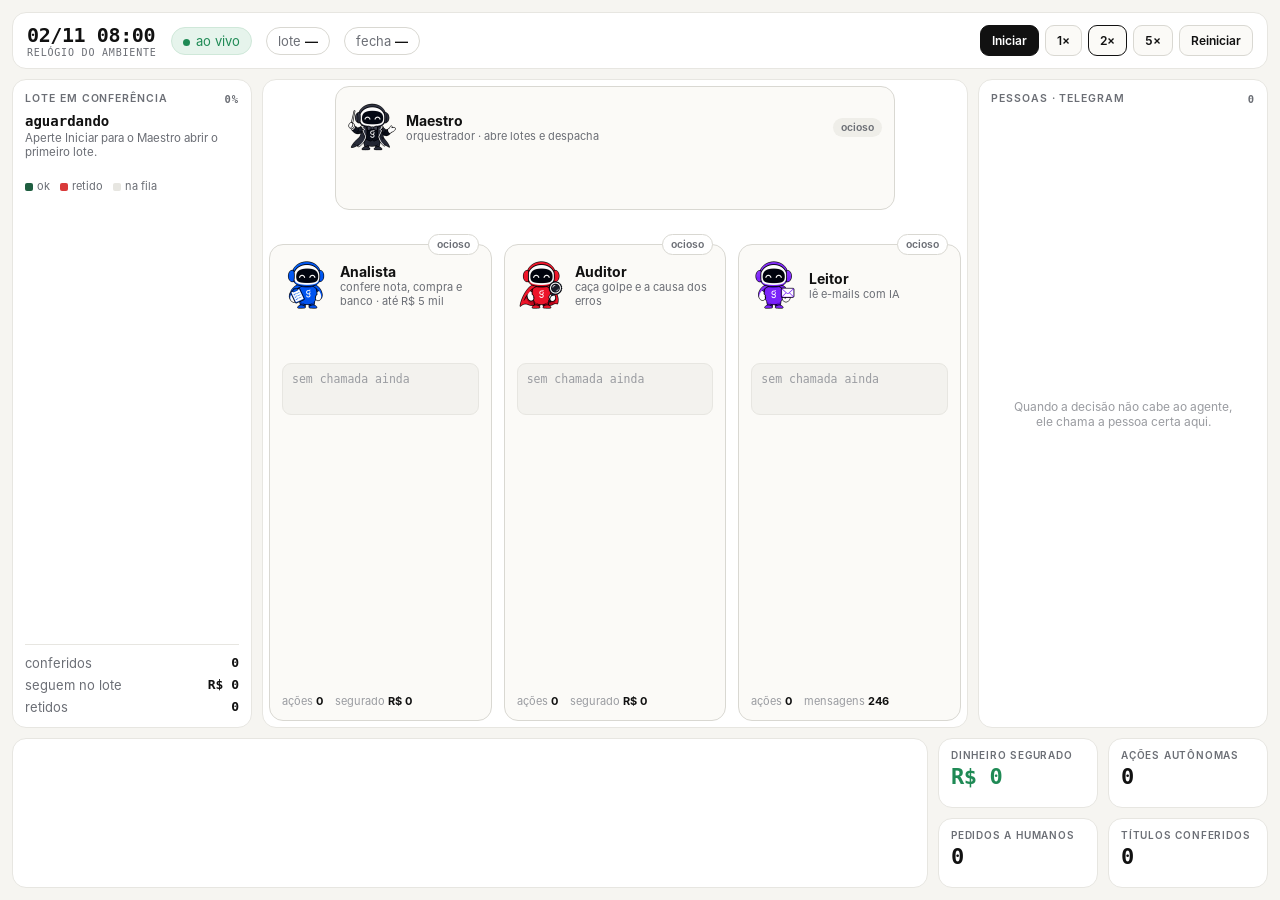
<file: guardiao/sala.html>
<!doctype html>
<html lang="pt-br">
<head>
<meta charset="utf-8">

<style>
@font-face{font-family:Inter;src:url(/assets/fonts/Inter-Regular.otf);font-weight:400}
@font-face{font-family:Inter;src:url(/assets/fonts/Inter-Medium.otf);font-weight:500}
@font-face{font-family:Inter;src:url(/assets/fonts/Inter-SemiBold.otf);font-weight:600}
@font-face{font-family:Inter;src:url(/assets/fonts/Inter-Bold.otf);font-weight:700}
:root{
  --bg:#f6f5f1; --panel:#ffffff; --panel2:#fbfaf7; --line:#e7e6e1; --line2:#d9d8d2;
  --txt:#111111; --mut:#6b6e75; --dim:#9a9ca1;
  --lime:#111111; --red:#d93a3a; --amber:#b07a00; --blue:#3060d0; --violet:#7a5ad6; --green:#1f8a55;
  --sent:#111111;
}
*{box-sizing:border-box;margin:0;padding:0}
html,body{width:100%;background:var(--bg);color:var(--txt);font-family:Inter,system-ui,sans-serif;font-size:13px;overflow:hidden}
.mono{font-family:"JetBrains Mono",ui-monospace,monospace}
.app{height:100vh;width:100%;overflow:hidden;display:grid;grid-template-rows:auto 1fr auto;gap:10px;padding:12px}

/* top bar */
.top{display:flex;align-items:center;gap:14px;background:var(--panel);border:1px solid var(--line);border-radius:14px;padding:10px 14px}
.clock{font-size:20px;font-weight:700;letter-spacing:-.02em;white-space:nowrap}
.clock small{display:block;font-size:10px;color:var(--mut);font-weight:500;letter-spacing:.08em;text-transform:uppercase}
.chip{border:1px solid var(--line2);border-radius:999px;padding:5px 11px;color:var(--mut);white-space:nowrap}
.chip b{color:var(--txt);font-weight:600}
.chip.live{border-color:#cfe8d9;color:var(--green);background:#e6f4ec}
.dot{display:inline-block;width:7px;height:7px;border-radius:50%;background:var(--green);margin-right:6px;box-shadow:0 0 0 0 #d4e00080;animation:pulse 1.6s infinite}
@keyframes pulse{0%{box-shadow:0 0 0 0 #d4e00066}70%{box-shadow:0 0 0 8px #d4e00000}100%{box-shadow:0 0 0 0 #d4e00000}}
.lotes{display:flex;gap:3px;margin-left:auto;flex:1;min-width:80px;justify-content:flex-end}
.lotes i{flex:1;max-width:16px;min-width:5px;height:6px;border-radius:3px;background:var(--line2);transition:.3s}
.lotes i.on{background:var(--lime)} .lotes i.cur{background:var(--txt)}
.ctl{display:flex;gap:6px}
.btn{background:var(--panel2);border:1px solid var(--line2);color:var(--txt);border-radius:9px;padding:7px 11px;font:600 12px Inter;cursor:pointer}
.btn:hover{border-color:var(--mut)} .btn.pri{background:#111;color:#fff;border-color:#111}
.btn.sel{border-color:var(--lime);color:var(--lime)}

/* main */
.main{display:grid;grid-template-columns:240px minmax(0,1fr) 290px;gap:10px;min-height:0}
.card{background:var(--panel);border:1px solid var(--line);border-radius:14px;padding:12px;min-height:0;display:flex;flex-direction:column}
.h{font-size:10.5px;letter-spacing:.09em;text-transform:uppercase;color:var(--mut);font-weight:600;display:flex;justify-content:space-between;align-items:center;margin-bottom:8px}

/* lote map */
.lote-nome{font-weight:700;font-size:14px}
.lote-meta{color:var(--mut);font-size:11.5px;margin:2px 0 10px}
.grid{display:grid;grid-template-columns:repeat(16,1fr);gap:3px;align-content:start}
.grid span{aspect-ratio:1;border-radius:2px;background:var(--line);transition:background .25s,transform .25s}
.grid span.ok{background:#bfe0cc} .grid span.bad{background:var(--red);transform:scale(1.25)}
.grid span.scan{background:var(--lime)}
.leg{display:flex;gap:10px;color:var(--mut);font-size:11px;margin-top:10px}
.leg i{display:inline-block;width:8px;height:8px;border-radius:2px;margin-right:4px;vertical-align:-1px}
.stat{margin-top:auto;border-top:1px solid var(--line);padding-top:10px;display:grid;gap:6px}
.stat div{display:flex;justify-content:space-between;color:var(--mut);white-space:nowrap;gap:8px} .stat b{color:var(--txt)}

/* agents */
.room{position:relative;display:grid;grid-template-rows:auto 1fr;gap:34px;padding:6px}
svg.wires{position:absolute;inset:0;width:100%;height:100%;pointer-events:none;z-index:0}
.wire{stroke:var(--line2);stroke-width:1.5;fill:none}
.wire.go{stroke:#111;stroke-width:2;stroke-dasharray:6 6;animation:dash .6s linear infinite}
@keyframes dash{to{stroke-dashoffset:-12}}
.agents{display:grid;grid-template-columns:repeat(3,1fr);gap:12px;z-index:1}
.agent{position:relative;z-index:1;padding-top:16px!important;background:var(--panel2);border:1px solid var(--line2);border-radius:14px;padding:12px;display:flex;flex-direction:column;gap:8px;min-height:212px;transition:border-color .25s,box-shadow .25s}
.agent.sent{width:min(560px,100%);margin:0 auto;min-height:0}
.agent.on{border-color:var(--c);box-shadow:0 0 0 1px var(--c),0 12px 30px -18px rgba(17,17,17,.35)}
.ahead{display:flex;align-items:center;gap:10px}
.av{width:48px;height:48px;object-fit:contain;flex:none;transition:transform .35s cubic-bezier(.16,1,.3,1)}
.agent.on .av{transform:translateY(-2px) scale(1.08)}
.an{font-weight:700;font-size:14px} .ar{color:var(--mut);font-size:11px}
.agent:not(.sent) .st{position:absolute;top:-11px;right:12px;border:1px solid var(--line2);background:#fff}
.agent.on:not(.sent) .st{border-color:var(--c)}
.ahead>div{min-width:0}
.st{margin-left:auto;font-size:10.5px;font-weight:600;border-radius:999px;padding:3px 8px;background:#efeee9;color:var(--mut)}
.agent.on .st{background:var(--c);color:#fff}
.think{color:#2b2d31;line-height:1.45;min-height:38px;font-size:12.5px}
.think .cur{display:inline-block;width:6px;height:13px;background:var(--c);vertical-align:-2px;margin-left:2px;animation:blink 1s steps(1) infinite}
@keyframes blink{50%{opacity:0}}
.call{font-size:11.5px;background:#f3f2ee;border:1px solid var(--line);border-radius:9px;padding:8px 9px;color:var(--mut);min-height:52px;word-break:break-word}
.call .fn{color:var(--c);font-weight:600} .call .arg{color:var(--txt)}
.call .tag{float:right;font-family:Inter;font-size:10px;font-weight:700;padding:2px 6px;border-radius:5px}
.dec{margin-top:8px;font-size:12px;font-weight:600;padding:6px 10px;border-radius:8px}.dec.ok{background:#e6f4ec;color:#1f8a55}.dec.no{background:#fbe9e9;color:#d93a3a}.dec.wait{background:#faf2dc;color:#a8740a}
.tag.auto{background:#e6f4ec;color:var(--green)} .tag.aprovacao{background:#faf2dc;color:var(--amber)} .tag.humano{background:#faf2dc;color:var(--amber)}
.ameta{display:flex;gap:12px;color:var(--dim);font-size:11px;margin-top:auto}
.ameta b{color:var(--txt)}
.case{border-left:3px solid var(--red);background:#fbeceb;border-radius:8px;padding:8px 10px;font-size:12px;display:none}
.case.show{display:block;animation:in .35s}
.case .ct{font-weight:700;color:#a12b2b} .case .cv{color:var(--mut);margin-top:2px}
@keyframes in{from{opacity:0;transform:translateY(4px)}to{opacity:1;transform:none}}

/* human channel */
.phone{flex:1;overflow:hidden;display:flex;flex-direction:column;gap:8px;justify-content:flex-end}
.bub{overflow-wrap:anywhere;background:var(--panel2);border:1px solid var(--line2);border-radius:12px 12px 12px 4px;padding:9px 10px;font-size:12px;animation:in .35s}
.bub .who{font-size:10.5px;color:var(--amber);font-weight:700;margin-bottom:3px}
.bub .what{color:var(--txt);font-weight:600;margin-bottom:3px}
.bub .why{color:var(--mut);font-size:11.5px}
.bub .bt{display:flex;gap:6px;margin-top:7px}
.bub .bt span{flex:1;text-align:center;border:1px solid var(--line2);border-radius:7px;padding:4px;font-weight:600;font-size:11px}
.bub .bt span:first-child{color:var(--green)} .bub .bt span:last-child{color:var(--red)}
.empty{color:var(--dim);text-align:center;margin:auto 0;font-size:12px}

/* bottom */
.bottom{display:grid;grid-template-columns:minmax(0,1fr) auto;gap:10px}
.term{background:#ffffff;border:1px solid var(--line);border-radius:14px;padding:10px 12px;height:150px;overflow:hidden;font-size:11.5px;line-height:1.6;display:flex;flex-direction:column;justify-content:flex-end}
.term div{white-space:nowrap;overflow:hidden;text-overflow:ellipsis;color:var(--mut);animation:in .25s}
.term .ts{color:var(--dim)} .term .who{font-weight:600} .term .f{color:var(--txt)}
.kpis{display:grid;grid-template-columns:repeat(2,160px);gap:10px}
.kpi{background:var(--panel);border:1px solid var(--line);border-radius:14px;padding:10px 12px}
.kpi .l{font-size:10px;color:var(--mut);letter-spacing:.08em;text-transform:uppercase;font-weight:600}
.kpi .v{font-size:22px;font-weight:800;letter-spacing:-.02em;margin-top:3px;font-variant-numeric:tabular-nums}
.kpi.big .v{color:var(--green)}
.done{position:absolute;inset:0;display:none;place-items:center;background:rgba(246,245,241,.94);z-index:5;border-radius:14px}
.done.show{display:grid;animation:in .4s}
.done .box{text-align:center} .done h2{font-size:30px;letter-spacing:-.03em} .done p{color:var(--mut);margin-top:6px}
.done .vs{display:flex;gap:28px;justify-content:center;margin-top:18px}
.done .vs div b{display:block;font-size:26px} .done .vs .r b{color:var(--red)} .done .vs .g b{color:var(--green)}
</style>
</head>
<body>
<div class="app">
  <div class="top">
    <div class="clock mono" id="clock">02/11 08:00<small>relógio do ambiente</small></div>
    <span class="chip live"><span class="dot"></span>ao vivo</span>
    <span class="chip">lote <b id="tLote">—</b></span>
    <span class="chip">fecha <b id="tFecha">—</b></span>
    <div class="lotes" id="lotes"></div>
    <div class="ctl">
      <button class="btn pri" id="play">Iniciar</button>
      <button class="btn" data-s="1">1×</button><button class="btn sel" data-s="2">2×</button><button class="btn" data-s="5">5×</button>
      <button class="btn" id="reset">Reiniciar</button>
    </div>
  </div>

  <div class="main">
    <div class="card">
      <div class="h">Lote em conferência <span id="pct" class="mono">0%</span></div>
      <div class="lote-nome mono" id="lNome">aguardando</div>
      <div class="lote-meta" id="lMeta">Aperte Iniciar para o Maestro abrir o primeiro lote.</div>
      <div class="grid" id="grid"></div>
      <div class="leg"><span><i style="background:#1f5e40"></i>ok</span><span><i style="background:var(--red)"></i>retido</span><span><i style="background:var(--line)"></i>na fila</span></div>
      <div class="stat">
        <div>conferidos <b class="mono" id="sConf">0</b></div>
        <div>seguem no lote <b class="mono" id="sOk">R$ 0</b></div>
        <div>retidos <b class="mono" id="sRet">0</b></div>
      </div>
    </div>

    <div class="card room" id="room">
      <svg class="wires" id="wires"></svg>
      <div class="agent sent" id="ag-Maestro" style="--c:var(--sent)">
        <div class="ahead"><img class="av" src="/assets/agentes/sentinela.png" alt=""><div><div class="an">Maestro</div><div class="ar">orquestrador · abre lotes e despacha</div></div><span class="st">ocioso</span></div>
        <div class="think"></div>
      </div>
      <div class="agents">
        <div class="agent" id="ag-Analista" style="--c:var(--blue)">
          <div class="ahead"><img class="av" src="/assets/agentes/analista.png" alt=""><div><div class="an">Analista</div><div class="ar">confere nota, compra e banco · até R$ 5 mil</div></div><span class="st">ocioso</span></div>
          <div class="think"></div>
          <div class="case"></div>
          <div class="call mono"><span style="color:var(--dim)">sem chamada ainda</span></div>
          <div class="ameta"><span>ações <b class="n">0</b></span><span>segurado <b class="r">R$ 0</b></span></div>
        </div>
        <div class="agent" id="ag-Auditor" style="--c:var(--red)">
          <div class="ahead"><img class="av" src="/assets/agentes/auditor.png" alt=""><div><div class="an">Auditor</div><div class="ar">caça golpe e a causa dos erros</div></div><span class="st">ocioso</span></div>
          <div class="think"></div>
          <div class="case"></div>
          <div class="call mono"><span style="color:var(--dim)">sem chamada ainda</span></div>
          <div class="ameta"><span>ações <b class="n">0</b></span><span>segurado <b class="r">R$ 0</b></span></div>
        </div>
        <div class="agent" id="ag-Leitor" style="--c:var(--violet)">
          <div class="ahead"><img class="av" src="/assets/agentes/leitor.png" alt=""><div><div class="an">Leitor</div><div class="ar">lê e-mails com IA</div></div><span class="st">ocioso</span></div>
          <div class="think"></div>
          <div class="case"></div>
          <div class="call mono"><span style="color:var(--dim)">sem chamada ainda</span></div>
          <div class="ameta"><span>ações <b class="n">0</b></span><span>mensagens <b>246</b></span></div>
        </div>
      </div>
      <div class="done" id="done"><div class="box">
        <h2>Lotes de 03 a 13/11 conferidos</h2>
        <p id="dTxt"></p>
        <div class="vs"><div class="r"><span>sem o agente</span><b id="dSem"></b></div><div class="g"><span>com o Guardião</span><b id="dCom"></b></div></div>
      </div></div>
    </div>

    <div class="card">
      <div class="h">Pessoas · Telegram <span id="hN" class="mono">0</span></div>
      <div class="phone" id="phone"><div class="empty">Quando a decisão não cabe ao agente,<br>ele chama a pessoa certa aqui.</div></div>
    </div>
  </div>

  <div class="bottom">
    <div class="term mono" id="term"></div>
    <div class="kpis">
      <div class="kpi big"><div class="l">Dinheiro segurado</div><div class="v mono" id="kR">R$ 0</div></div>
      <div class="kpi"><div class="l">Ações autônomas</div><div class="v mono" id="kA">0</div></div>
      <div class="kpi"><div class="l">Pedidos a humanos</div><div class="v mono" id="kH">0</div></div>
      <div class="kpi"><div class="l">Títulos conferidos</div><div class="v mono" id="kT">0</div></div>
    </div>
  </div>
</div>

<script>
const D = __DATA__;
const E = D.eventos;
const COR = {Maestro:'#111111', Analista:'#3060d0', Auditor:'#d93a3a', Leitor:'#7a5ad6', Humano:'#b07a00'};
const brl = v => 'R$ ' + Math.round(v).toLocaleString('pt-BR');
const $ = id => document.getElementById(id);
let i=0, speed=2, playing=false, timer=null;
let S = {R:0, A:0, H:0, T:0, conf:0, ok:0, ret:0, lotesFeitos:0, contados:new Set(), agN:{}, agR:{}};

// lote dots
const nL = E.filter(e=>e.t==='lote_abre').length;
$('lotes').innerHTML = Array.from({length:nL},()=>'<i></i>').join('');

function wires(active){
  const room=$('room').getBoundingClientRect(); const s=$('ag-Maestro').getBoundingClientRect();
  const x0=s.left+s.width/2-room.left, y0=s.bottom-room.top;
  let h='';
  ['Analista','Auditor','Leitor'].forEach(n=>{
    const r=$('ag-'+n).getBoundingClientRect(); const x1=r.left+r.width/2-room.left, y1=r.top-room.top;
    const on = active && active.includes(n);
    h+=`<path class="wire ${on?'go':''}" d="M${x0},${y0} C${x0},${(y0+y1)/2} ${x1},${(y0+y1)/2} ${x1},${y1}"/>`;
  });
  if(active && active.includes('Analista') && active.includes('Auditor')){
    const a=$('ag-Analista').getBoundingClientRect(), b=$('ag-Auditor').getBoundingClientRect(); const y=a.top+a.height*0.5-room.top;
    h+=`<path class="wire go" d="M${a.right-room.left},${y} L${b.left-room.left},${y}"/>`;
  }
  $('wires').innerHTML=h;
}
window.addEventListener('resize',()=>wires());

function setOn(name, status){
  document.querySelectorAll('.agent').forEach(a=>{a.classList.remove('on'); a.querySelector('.st').textContent=a.dataset.st||'ocioso';});
  const a=$('ag-'+name); if(!a) return; a.classList.add('on'); a.querySelector('.st').textContent=status;
}
function type(el, txt, ms){
  el.innerHTML=''; const n=txt.length; let k=0; const step=Math.max(1,Math.ceil(n/(ms/18)));
  const t=setInterval(()=>{k+=step; el.innerHTML=escape(txt.slice(0,k))+'<span class="cur"></span>'; if(k>=n){clearInterval(t);} },18);
}
function escape(s){return String(s).replace(/[&<>]/g,c=>({'&':'&amp;','<':'&lt;','>':'&gt;'}[c]))}
function log(who, fn, txt){
  const d=document.createElement('div');
  d.innerHTML=`<span class="ts">${$('clock').firstChild.textContent}</span>  <span class="who" style="color:${COR[who]||'#fff'}">${who.padEnd(9,' ')}</span> <span class="f">${escape(fn)}</span>  ${escape(txt)}`;
  $('term').appendChild(d); while($('term').children.length>9) $('term').firstChild.remove();
}
function kpis(){ $('kR').textContent=brl(S.R); $('kA').textContent=S.A; $('kH').textContent=S.H; $('kT').textContent=S.T;
  $('sConf').textContent=S.conf; $('sOk').textContent=brl(S.ok); $('sRet').textContent=S.ret; }
let clk = new Date(2026,10,2,8,0);
function tick(min){ clk=new Date(clk.getTime()+min*60000);
  const p=n=>String(n).padStart(2,'0'); $('clock').firstChild.textContent=`${p(clk.getDate())}/${p(clk.getMonth()+1)} ${p(clk.getHours())}:${p(clk.getMinutes())}`;}

let loteAtual=null;
function run(e){
  const dur = {lote_abre:900, pensa:1500, confere:1800, achado:1900, tool:850, humano:1100, handoff:600, lote_fecha:900}[e.t]||700;
  const fast = e.rapido ? 0.35 : 1;
  if(e.t==='lote_abre'){
    loteAtual=e; $('tLote').textContent=e.lote; $('tFecha').textContent=e.fechamento+' · '+e.banco.replace('Banco ','');
    $('lNome').textContent=e.lote; $('lMeta').textContent=`${e.banco} · fecha ${e.fechamento} · ${e.n} títulos · ${brl(e.valor)}`;
    $('grid').innerHTML=e.titulos.map(t=>`<span title="${t}${e.flag[t]?' — '+e.flag[t]:''}" data-t="${t}"></span>`).join('');
    $('pct').textContent='0%';
    const dots=$('lotes').children; for(let k=0;k<dots.length;k++){dots[k].className = k<S.lotesFeitos?'on':(k===S.lotesFeitos?'cur':'');}
    setOn('Maestro','abrindo lote'); wires(); tick(3);
    log('Maestro','listar_agenda_remessa',`${e.lote} · ${e.n} títulos · ${brl(e.valor)}`);
  }
  else if(e.t==='pensa'){
    setOn(e.agente, 'pensando'); type($('ag-'+e.agente).querySelector('.think'), e.texto, dur*0.8/speed);
    if(e.agente!=='Maestro') wires([e.agente]); tick(1);
  }
  else if(e.t==='confere'){
    setOn('Analista','conferindo'); wires(['Analista','Auditor']);
    type($('ag-Analista').querySelector('.think'), e.texto, dur*0.5/speed);
    const cells=[...$('grid').children]; const tot=cells.length; let k=0;
    const step=Math.max(1,Math.ceil(tot/((dur/speed)/30)));
    const t=setInterval(()=>{ for(let j=0;j<step&&k<tot;j++,k++){ const c=cells[k]; const f=loteAtual.flag[c.dataset.t]; c.className = f?'scan':'ok'; }
      $('pct').textContent=Math.round(100*k/tot)+'%'; if(k>=tot) clearInterval(t); },30);
    S.conf+=e.n; S.T+=e.n; tick(6);
  }
  else if(e.t==='achado'){
    const a=$('ag-'+e.agente); setOn(e.agente,'achou problema'); wires([e.agente]);
    type(a.querySelector('.think'), e.texto, dur*0.7/speed);
    const cs=a.querySelector('.case'); cs.innerHTML=`<div class="ct">${escape(e.caso.tipo)} · ${escape(e.caso.titulo)}</div><div class="cv">${escape(e.caso.fornecedor)} · ${brl(e.caso.valor)}${e.caso.perda?` · <b style="color:#d93a3a">${brl(e.caso.perda)} em risco</b>`:''}</div>`;
    cs.classList.remove('show'); void cs.offsetWidth; cs.classList.add('show');
    const cell=$('grid').querySelector(`[data-t="${e.caso.titulo}"]`); if(cell) cell.className='bad';
    if(!S.contados.has(e.caso.id)){ S.contados.add(e.caso.id); S.R+=e.caso.perda; S.ret++; S.agR[e.agente]=(S.agR[e.agente]||0)+e.caso.perda;
      a.querySelector('.r') && (a.querySelector('.r').textContent=brl(S.agR[e.agente])); }
    log(e.agente,'achado',e.texto); tick(2);
  }
  else if(e.t==='tool'){
    const a=$('ag-'+e.agente); if(!a) return dur;
    setOn(e.agente, e.modo==='auto'?'executando':'pedindo aprovação'); wires([e.agente]);
    a.querySelector('.call').innerHTML=`<span class="tag ${e.modo}">${e.modo==='auto'?'FEZ SOZINHO':'CHAMOU PESSOA'}</span><span class="fn">${escape(e.ferramenta)}</span>(<span class="arg">${escape(e.alvo)}</span>)<br>${escape(e.detalhe)}`;
    if(e.modo==='auto'){S.A++; S.agN[e.agente]=(S.agN[e.agente]||0)+1; a.querySelector('.n').textContent=S.agN[e.agente];}
    if(e.caso){ const cs=a.querySelector('.case'); if(cs){ cs.innerHTML=`<div class="ct">${escape(e.caso.tipo)} · ${escape(e.caso.titulo)}</div><div class="cv">${escape(e.caso.fornecedor)} · ${brl(e.caso.valor)}${e.caso.perda?` · <b style="color:#d93a3a">${brl(e.caso.perda)} em risco</b>`:''}</div>`; cs.classList.add('show'); } }
    if(e.caso && !S.contados.has(e.caso.id)){ S.contados.add(e.caso.id); S.R+=e.caso.perda; S.ret++; S.agR[e.agente]=(S.agR[e.agente]||0)+e.caso.perda;
      a.querySelector('.r') && (a.querySelector('.r').textContent=brl(S.agR[e.agente]));
      const cell=$('grid').querySelector(`[data-t="${e.caso.titulo}"]`); if(cell) cell.className='bad'; }
    log(e.agente, e.ferramenta, `${e.alvo} — ${e.detalhe}`); tick(1);
  }
  else if(e.t==='humano'){
    S.H++; $('hN').textContent=S.H;
    const ph=$('phone'); const em=ph.querySelector('.empty'); if(em) em.remove();
    const b=document.createElement('div'); b.className='bub';
    const ap = e.ferramenta==='solicitar_aprovacao';
    b.innerHTML=`<div class="who">${ap?'Aprovação':'Aviso'} para ${escape(e.para)}</div>
      <div class="what">${escape(e.caso.resumo)}</div>
      <div class="why">${escape(e.caso.titulo)} · ${brl(e.caso.valor)} · ${escape(e.texto)}</div>
      ${ap?(e.decisao?`<div class="dec ${e.decisao.aprovado?'ok':'no'}">${e.decisao.aprovado?'✓ Aprovado':'✕ Recusado'} por ${escape(e.decisao.quem)}</div>`:'<div class="dec wait">Esperando a decisão no Telegram</div>'):''}`;
    ph.appendChild(b); while(ph.children.length>4) ph.firstChild.remove();
    $('ag-'+e.agente) && setOn(e.agente,'aguardando humano');
    log('Humano', e.ferramenta, `${e.para}: ${e.caso.resumo}`);
  }
  else if(e.t==='handoff'){ setOn(e.para,'recebeu caso'); wires([e.de,e.para]); log(e.de,'→ '+e.para, e.texto); }
  else if(e.t==='lote_fecha'){
    [...$('grid').children].forEach(c=>{ if(loteAtual && loteAtual.flag[c.dataset.t]) c.className='bad'; });
    S.ok+=e.ok_valor; S.lotesFeitos++; setOn('Maestro','lote conferido'); wires();
    type($('ag-Maestro').querySelector('.think'), `${e.lote} conferido: ${e.ok} títulos seguem para o banco (${brl(e.ok_valor)}), ${e.retidos} retidos${e.perda?` — ${brl(e.perda)} que sairiam indevidamente`:''}.`, dur*0.6/speed);
    log('Maestro','conferencia_concluida',`${e.lote}: ${e.ok} ok · ${e.retidos} retidos`);
    const dots=$('lotes').children; if(dots[S.lotesFeitos-1]) dots[S.lotesFeitos-1].className='on';
  }
  kpis();
  return dur*fast;
}
function next(){
  if(!playing) return;
  if(i>=E.length){ finish(); return; }
  const d=run(E[i++]); timer=setTimeout(next, d/speed);
}
function finish(){
  playing=false; $('play').textContent='Iniciar'; setOn('Maestro','concluído'); wires();
  const p=D.placar; $('dSem').textContent='−'+brl(p.perda_sem_agente); $('dCom').textContent='−'+brl(p.custo_agente);
  $('dTxt').textContent=`${p.titulos_conferidos} títulos · ${p.casos} casos · ${p.acoes_executadas} ações sozinho · ${p.aprovacoes_pedidas+p.acionamentos} chamadas a humanos`;
  $('done').classList.add('show'); S.A=p.acoes_executadas; kpis();
}
$('play').onclick=()=>{ if(i>=E.length) reset(); playing=!playing; $('play').textContent=playing?'Pausar':'Continuar'; if(playing) next(); else clearTimeout(timer); };
document.querySelectorAll('[data-s]').forEach(b=>b.onclick=()=>{speed=+b.dataset.s; document.querySelectorAll('[data-s]').forEach(x=>x.classList.toggle('sel',x===b));});
function reset(){ clearTimeout(timer); playing=false; i=0; S={R:0,A:0,H:0,T:0,conf:0,ok:0,ret:0,lotesFeitos:0,contados:new Set(),agN:{},agR:{}};
  clk=new Date(2026,10,2,8,0); tick(0); $('term').innerHTML=''; $('phone').innerHTML='<div class="empty">Quando a decisão não cabe ao agente,<br>ele chama a pessoa certa aqui.</div>';
  $('grid').innerHTML=''; $('done').classList.remove('show'); $('hN').textContent='0'; $('play').textContent='Iniciar';
  document.querySelectorAll('.agent').forEach(a=>{a.querySelector('.think').innerHTML=''; const c=a.querySelector('.call'); if(c) c.innerHTML='<span style="color:var(--dim)">sem chamada ainda</span>'; const n=a.querySelector('.n'); if(n) n.textContent='0'; const r=a.querySelector('.r'); if(r) r.textContent='R$ 0'; const cs=a.querySelector('.case'); if(cs) cs.classList.remove('show');});
  [...$('lotes').children].forEach(d=>d.className=''); kpis(); setOn('none'); wires(); }
$('reset').onclick=()=>location.reload();   // recarrega com as decisões mais recentes
setTimeout(()=>wires(),300);
if (D.autoplay) { setTimeout(()=>$('play').click(), 600); }
</script>
</body>
</html>
</file>
